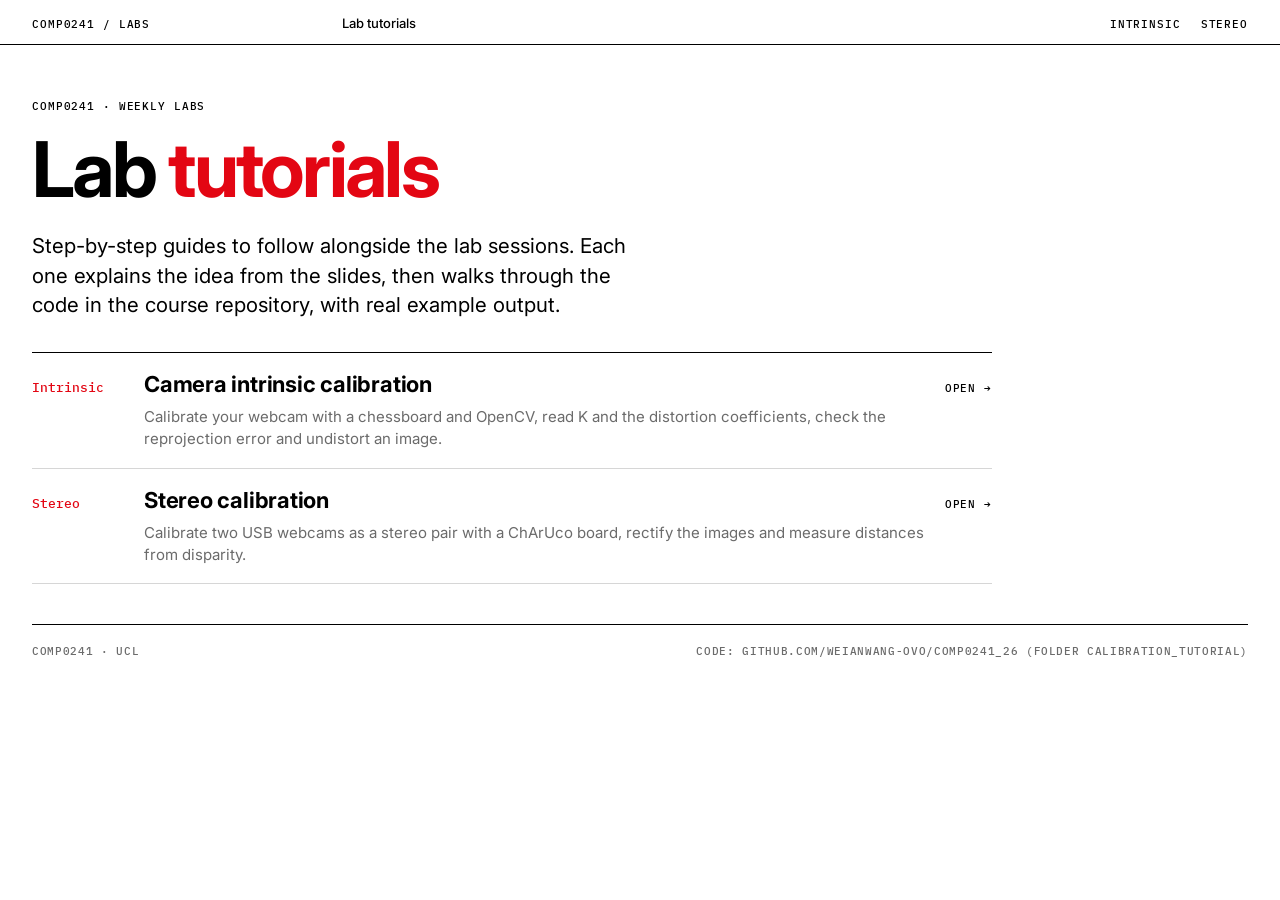
<file: calibration_tutorial/index.html>
<!doctype html>
<html lang="en">
<head>
<meta charset="utf-8">
<meta name="viewport" content="width=device-width, initial-scale=1">
<title>COMP0241 Lab Tutorials</title>
<meta name="description" content="Step-by-step tutorials for the COMP0241 weekly labs.">
<link rel="icon" href="data:image/svg+xml,%3Csvg xmlns='http://www.w3.org/2000/svg' viewBox='0 0 16 16'%3E%3Crect width='16' height='16' fill='%23fff'/%3E%3Cpath d='M0 0h4v4H0zM8 0h4v4H8zM4 4h4v4H4zM12 4h4v4h-4zM0 8h4v4H0zM8 8h4v4H8zM4 12h4v4H4zM12 12h4v4h-4z'/%3E%3Ccircle cx='8' cy='8' r='1.6' fill='%23e30613'/%3E%3C/svg%3E">
<link rel="preconnect" href="https://fonts.googleapis.com">
<link rel="preconnect" href="https://fonts.gstatic.com" crossorigin>
<link href="https://fonts.googleapis.com/css2?family=IBM+Plex+Mono:wght@400;500&family=Inter:wght@400;500;600;700&display=swap" rel="stylesheet">
<link rel="stylesheet" href="intrinsic/docs/site.css?v=8">
</head>
<body>
<header class="bar">
  <span class="tag">COMP0241 / Labs</span>
  <span class="title">Lab tutorials</span>
  <nav class="nav"><a href="intrinsic/docs/index.html">Intrinsic</a><a href="stereo/docs/index.html">Stereo</a></nav>
</header>
<div class="page">
  <main style="grid-column:1/-1">
    <div class="hero" style="border-bottom:0;padding-bottom:0">
      <div class="kicker">COMP0241 · Weekly labs</div>
      <h1>Lab <em>tutorials</em></h1>
      <p class="lede">Step-by-step guides to follow alongside the lab sessions. Each one explains the idea from the slides, then walks through the code in the course repository, with real example output.</p>
    </div>
    <ul class="cards">
      <li><a href="intrinsic/docs/index.html">
        <span class="wk">Intrinsic</span>
        <span><span class="t">Camera intrinsic calibration</span><span class="d">Calibrate your webcam with a chessboard and OpenCV, read K and the distortion coefficients, check the reprojection error and undistort an image.</span></span>
        <span class="go">Open →</span>
      </a></li>
      <li><a href="stereo/docs/index.html">
        <span class="wk">Stereo</span>
        <span><span class="t">Stereo calibration</span><span class="d">Calibrate two USB webcams as a stereo pair with a ChArUco board, rectify the images and measure distances from disparity.</span></span>
        <span class="go">Open →</span>
      </a></li>
    </ul>
  </main>
  <footer class="foot"><span>COMP0241 · UCL</span><span>Code: github.com/WeianWang-OvO/comp0241_26 (folder calibration_tutorial)</span></footer>
</div>
</body>
</html>
</file>
<file: calibration_tutorial/intrinsic/docs/site.css>
/* COMP0241 lab tutorials — Swiss / International Typographic Style, light.
   Same tokens as the COMP0241 camera demos: white paper, black ink, one accent red,
   Inter for words, IBM Plex Mono for numbers and code, 1 px rules, no shadows or radii. */

:root {
  --paper: #ffffff;
  --ink: #000000;
  --mute: #6b6b6b;
  --faint: #b8b8b8;
  --accent: #e30613;
  --ground: #f4f4f4;
  --rule: 1px solid var(--ink);
  --hair: 1px solid #d6d6d6;
  --margin: 32px;
  --gutter: 24px;
  --sans: "Inter", "Helvetica Neue", Helvetica, Arial, sans-serif;
  --mono: "IBM Plex Mono", ui-monospace, Menlo, Consolas, monospace;
  --measure: 46rem;
}

*, *::before, *::after { box-sizing: border-box; }
html { scroll-behavior: smooth; scroll-padding-top: 72px; -webkit-text-size-adjust: 100%; }
@media (prefers-reduced-motion: reduce) { html { scroll-behavior: auto; } }
body {
  margin: 0;
  background: var(--paper);
  color: var(--ink);
  font: 400 17px/1.6 var(--sans);
  font-feature-settings: "ss01" 1;
  -webkit-font-smoothing: antialiased;
}
a { color: inherit; text-decoration: underline; text-decoration-thickness: 1px; text-underline-offset: 3px; }
a:hover { color: var(--accent); }
img { max-width: 100%; display: block; }
b, strong { font-weight: 700; }
em { font-style: italic; }
::selection { background: var(--accent); color: var(--paper); }
:focus-visible { outline: 2px solid var(--accent); outline-offset: 2px; }

/* ---- top bar ------------------------------------------------------------ */
.bar {
  position: sticky; top: 0; z-index: 20;
  display: grid; grid-template-columns: repeat(12, minmax(0, 1fr)); column-gap: var(--gutter);
  align-items: baseline;
  padding: 16px var(--margin) 12px;
  background: rgba(255, 255, 255, .92);
  -webkit-backdrop-filter: blur(14px) saturate(.7); backdrop-filter: blur(14px) saturate(.7);
  border-bottom: var(--rule);
}
.bar .tag { grid-column: 1 / 4; font: 500 11px/1.2 var(--mono); letter-spacing: .08em; text-transform: uppercase; }
.bar .title { grid-column: 4 / 10; font: 500 13px/1.2 var(--sans); white-space: nowrap; overflow: hidden; text-overflow: ellipsis; }
.bar .nav { grid-column: 10 / -1; display: flex; gap: 20px; justify-content: flex-end; font: 500 11px/1.2 var(--mono); letter-spacing: .08em; text-transform: uppercase; }
.bar .nav a { text-decoration: none; }
.progress { position: absolute; left: 0; bottom: -1px; height: 2px; width: 0; background: var(--accent); }

/* ---- page grid ----------------------------------------------------------- */
.page {
  display: grid; grid-template-columns: repeat(12, minmax(0, 1fr)); column-gap: var(--gutter);
  padding: 0 var(--margin) 96px;
  max-width: 1440px; margin: 0 auto;
}
.toc {
  grid-column: 1 / 4; position: sticky; top: 72px; align-self: start;
  max-height: calc(100vh - 88px); overflow: auto; padding: 40px 8px 24px 0;
}
.toc .cap { font: 500 11px/1 var(--mono); letter-spacing: .08em; text-transform: uppercase; padding-bottom: 10px; border-bottom: var(--rule); margin-bottom: 4px; }
.toc ol { list-style: none; margin: 0; padding: 0; }
.toc li { border-bottom: var(--hair); }
.toc a { display: grid; grid-template-columns: 2.6em 1fr; padding: 7px 0; text-decoration: none; font: 400 14px/1.35 var(--sans); }
.toc a .n { font: 500 11px/1.8 var(--mono); color: var(--mute); letter-spacing: .04em; }
.toc a.on { color: var(--accent); }
.toc a.on .n { color: var(--accent); }
.toc .part { font: 500 11px/1 var(--mono); letter-spacing: .08em; text-transform: uppercase; color: var(--mute); padding: 18px 0 6px; border-bottom: var(--hair); }
.toc .toc-parts > li { border-bottom: 0; }
.toc a.p { font-weight: 600; padding-top: 16px; border-bottom: var(--hair); }
.toc a.p .n { color: var(--ink); }
.toc a.p.on, .toc a.p.on .n { color: var(--accent); }

main { grid-column: 4 / -1; min-width: 0; }
.col { max-width: var(--measure); }

/* ---- hero ------------------------------------------------------------- */
.hero { padding: 56px 0 40px; border-bottom: var(--rule); }
.hero .kicker { font: 500 11px/1 var(--mono); letter-spacing: .08em; text-transform: uppercase; margin-bottom: 20px; }
.hero h1 { font: 700 clamp(40px, 6vw, 84px)/0.98 var(--sans); letter-spacing: -.035em; margin: 0 0 24px; max-width: 12ch; }
.hero h1 em { font-style: normal; color: var(--accent); }
.hero .lede { font: 400 clamp(18px, 1.6vw, 22px)/1.45 var(--sans); max-width: 38rem; margin: 0; }
.facts { display: grid; grid-template-columns: repeat(4, minmax(0, 1fr)); border-top: var(--rule); margin-top: 36px; max-width: 60rem; }
.facts div { padding: 10px 12px 12px 0; border-right: var(--hair); }
.facts div:last-child { border-right: 0; }
.facts dt { font: 500 11px/1 var(--mono); letter-spacing: .08em; text-transform: uppercase; color: var(--mute); margin-bottom: 8px; }
.facts dd { margin: 0; font: 500 15px/1.35 var(--sans); }

/* ---- sections --------------------------------------------------------- */
section.part-s { border-top: var(--rule); padding-top: 72px; }
.hero + section.part-s, .toc-inline + section.part-s { border-top: 0; }
.p-head { display: grid; grid-template-columns: 4.2rem 1fr; align-items: baseline; max-width: 60rem; }
.p-head .n { font: 700 clamp(28px, 3vw, 40px)/1 var(--sans); color: var(--accent); }
.p-head h2 { font: 700 clamp(34px, 4vw, 54px)/1.02 var(--sans); letter-spacing: -.03em; margin: 0; }
section.s { padding: 56px 0 8px; border-bottom: var(--hair); }
section.s:last-of-type { border-bottom: 0; }
.s-head { display: grid; grid-template-columns: 4.2rem 1fr; align-items: baseline; margin-bottom: 18px; max-width: 60rem; }
.s-head .n { font: 500 13px/1 var(--mono); letter-spacing: .04em; color: var(--accent); }
.s-head h2, .s-head h3 { font: 700 clamp(24px, 2.4vw, 32px)/1.12 var(--sans); letter-spacing: -.02em; margin: 0; }
.s-head .slide { grid-column: 2; font: 500 11px/1 var(--mono); letter-spacing: .08em; text-transform: uppercase; color: var(--mute); margin-top: 10px; }
.s-body { padding-left: 4.2rem; }
h3, h4 { font: 700 19px/1.3 var(--sans); letter-spacing: -.01em; margin: 32px 0 8px; }
p { margin: 0 0 14px; }
.s-body p, .s-body ul, .s-body ol { max-width: var(--measure); }
ul, ol { padding-left: 1.25em; margin: 0 0 14px; }
li { margin: 4px 0; }
li::marker { font-family: var(--mono); font-size: .85em; }
code { font: 400 .88em/1 var(--mono); background: var(--ground); padding: .12em .3em; overflow-wrap: anywhere; }
kbd { font: 500 .82em/1 var(--mono); border: var(--rule); padding: .15em .4em .1em; background: var(--paper); }
.mono, .num { font-family: var(--mono); font-variant-numeric: tabular-nums; }
.red { color: var(--accent); }
.muted { color: var(--mute); }
hr { border: 0; border-top: var(--hair); margin: 28px 0; }

/* ---- callouts -------------------------------------------------------------- */
.call { border-left: 3px solid var(--ink); padding: 10px 0 10px 16px; margin: 20px 0; max-width: var(--measure); }
.call > .lab { display: block; font: 500 11px/1 var(--mono); letter-spacing: .08em; text-transform: uppercase; margin-bottom: 8px; }
.call p:last-child, .call ul:last-child, .call ol:last-child { margin-bottom: 0; }
.call.warn { border-left-color: var(--accent); }
.call.warn > .lab { color: var(--accent); }
.call.try { border-left-style: dashed; }

/* ---- step list (the procedure) --------------------------------------------- */
.steps { list-style: none; padding: 0; margin: 20px 0; counter-reset: st; max-width: var(--measure); border-top: var(--rule); }
.steps > li { counter-increment: st; display: grid; grid-template-columns: 3rem 1fr; padding: 14px 0 12px; border-bottom: var(--hair); margin: 0; }
.steps > li::before { content: counter(st, decimal-leading-zero); font: 500 13px/1.6 var(--mono); color: var(--accent); }
.steps > li > div { min-width: 0; }
.steps > li > div > :last-child { margin-bottom: 0; }

/* ---- checklist ------------------------------------------------------------- */
.check { list-style: none; padding: 0; margin: 16px 0; max-width: var(--measure); border-top: var(--rule); }
.check li { margin: 0; border-bottom: var(--hair); }
.check label { display: grid; grid-template-columns: 1.8rem 1fr; gap: 4px; padding: 9px 0; cursor: pointer; }
.check input { appearance: none; -webkit-appearance: none; width: 16px; height: 16px; border: var(--rule); margin: 4px 0 0; background: var(--paper); cursor: pointer; }
.check input:checked { background: var(--ink); box-shadow: inset 0 0 0 3px var(--paper); }
.check input:checked + span { color: var(--mute); text-decoration: line-through; text-decoration-color: var(--faint); }
.check-meta { display: flex; justify-content: space-between; align-items: baseline; max-width: var(--measure); font: 500 11px/1 var(--mono); letter-spacing: .08em; text-transform: uppercase; }
.check-meta button { font: inherit; letter-spacing: inherit; text-transform: inherit; background: none; border: 0; border-bottom: var(--rule); padding: 2px 0; cursor: pointer; color: inherit; }
.check-meta button:hover { color: var(--accent); border-color: var(--accent); }

/* ---- code ------------------------------------------------------------------ */
.code { position: relative; margin: 18px 0 22px; max-width: 54rem; border: var(--rule); background: var(--paper); }
.code .cap { display: flex; justify-content: space-between; align-items: center; gap: 12px; padding: 7px 10px 6px; border-bottom: var(--rule); font: 500 11px/1 var(--mono); letter-spacing: .08em; text-transform: uppercase; }
.code .cap .file { overflow: hidden; text-overflow: ellipsis; white-space: nowrap; }
.code .copy { font: inherit; letter-spacing: inherit; text-transform: inherit; background: none; border: 0; border-bottom: 1px solid transparent; padding: 0; cursor: pointer; color: inherit; flex: none; }
.code .copy:hover { color: var(--accent); border-bottom-color: var(--accent); }
.code pre { margin: 0; padding: 14px 16px; overflow-x: auto; font: 400 13.5px/1.6 var(--mono); tab-size: 4; background: var(--ground); }
.code pre code { background: none; padding: 0; font: inherit; overflow-wrap: normal; }
.code.out pre { background: var(--paper); }
.code .ln { display: inline-block; width: 2.2em; margin-left: -.2em; color: var(--faint); user-select: none; -webkit-user-select: none; text-align: right; padding-right: .9em; }
.code mark { background: rgba(227, 6, 19, .1); color: inherit; box-shadow: -16px 0 0 rgba(227, 6, 19, .1), 16px 0 0 rgba(227, 6, 19, .1); }
.code .hl-line { display: inline-block; width: calc(100% + 32px); margin: 0 -16px; padding: 0 16px; background: rgba(227, 6, 19, .09); }
/* highlight.js tokens, restrained */
.hljs-comment, .hljs-meta { color: var(--mute); }
.hljs-keyword, .hljs-built_in, .hljs-literal { font-weight: 600; }
.hljs-string { color: #2b5a2b; }
.hljs-number { color: #1f3f8a; }
.hljs-title, .hljs-title.function_ { font-weight: 600; }

/* annotated walkthrough: code on the left, notes on the right */
.walk { display: grid; grid-template-columns: minmax(0, 1.6fr) minmax(0, 1fr); gap: 0 var(--gutter); max-width: 76rem; border-top: var(--rule); margin: 20px 0 8px; }
.walk > .w-code { padding: 16px 0; border-bottom: var(--hair); min-width: 0; }
.walk > .w-note { padding: 16px 0; border-bottom: var(--hair); font-size: 15.5px; }
.walk > .w-code .code { margin: 0; }
.walk .w-note .lab { display: block; font: 500 11px/1 var(--mono); letter-spacing: .08em; text-transform: uppercase; color: var(--accent); margin-bottom: 8px; }
.walk .w-note p:last-child { margin-bottom: 0; }

/* ---- figures -------------------------------------------------------------- */
figure { margin: 22px 0; }
figure.fig { max-width: 54rem; }
figure .frame { border: var(--rule); background: var(--paper); position: relative; overflow: hidden; }
figure .frame img { width: 100%; height: auto; }
figcaption { display: flex; justify-content: space-between; gap: 12px; font: 500 11px/1.45 var(--mono); letter-spacing: .06em; text-transform: uppercase; padding: 8px 0 0; }
figcaption .r { color: var(--mute); text-align: right; }
.pair { display: grid; grid-template-columns: 1fr 1fr; gap: var(--gutter); max-width: 64rem; }
.pair > *, .trio > *, .gallery > *, .walk > * { min-width: 0; }
.pair figure { margin: 0; }
.trio { display: grid; grid-template-columns: repeat(3, 1fr); gap: 12px; max-width: 64rem; }
.trio figure { margin: 0; }
.gallery { display: grid; grid-template-columns: repeat(3, minmax(0, 1fr)); gap: 12px; max-width: 64rem; margin: 20px 0; }
.gallery figure { margin: 0; }
.gallery figcaption { font-size: 10.5px; }
.bad-gallery figure p { font-size: 14px; line-height: 1.45; color: var(--mute); margin: 6px 0 0; max-width: none; }
.bad-gallery figcaption .red { color: var(--accent); }
svg.diagram { display: block; width: 100%; height: auto; font-family: var(--sans); }
svg.diagram text { fill: var(--ink); }
svg.diagram .lbl { font: 500 13px var(--sans); }
svg.diagram .mono { font: 500 12px var(--mono); }
svg.diagram .cap { font: 500 11px var(--mono); letter-spacing: .08em; text-transform: uppercase; }

/* ---- math ----------------------------------------------------------------- */
.math { margin: 14px 0 18px; padding: 14px 16px; border: var(--hair); overflow-x: auto; max-width: 54rem; }
.math .katex-display { margin: 6px 0; text-align: left; }
.math .katex-display > .katex { text-align: left; }
.math .cap { font: 500 11px/1 var(--mono); letter-spacing: .08em; text-transform: uppercase; color: var(--mute); margin: 4px 0 2px; }
.katex { font-size: 1.08em; }

/* ---- tables --------------------------------------------------------------- */
.tbl { width: 100%; max-width: 54rem; border-collapse: collapse; margin: 16px 0 22px; font-size: 15px; }
.tbl th { font: 500 11px/1.3 var(--mono); letter-spacing: .08em; text-transform: uppercase; text-align: left; padding: 8px 12px 8px 0; border-bottom: var(--rule); vertical-align: bottom; }
.tbl td { padding: 8px 12px 8px 0; border-bottom: var(--hair); vertical-align: top; }
.tbl td.num, .tbl th.num { text-align: right; font-family: var(--mono); font-variant-numeric: tabular-nums; }
.tbl tr.hot td { color: var(--accent); }
.tbl-wrap { overflow-x: auto; max-width: 100%; }

/* ---- interactive widgets -------------------------------------------------- */
.widget { border: var(--rule); margin: 22px 0 26px; max-width: 64rem; background: var(--paper); }
.widget .w-top { display: flex; justify-content: space-between; align-items: baseline; gap: 12px; padding: 9px 12px 8px; border-bottom: var(--rule); font: 500 11px/1.2 var(--mono); letter-spacing: .08em; text-transform: uppercase; }
.widget .w-top .hint { color: var(--mute); text-align: right; }
.widget .w-body { display: grid; grid-template-columns: minmax(0, 1.5fr) minmax(0, 1fr); }
.widget .w-stage { position: relative; border-right: var(--rule); min-width: 0; background: var(--paper); }
.widget .w-stage canvas, .widget .w-stage svg { display: block; width: 100%; height: auto; touch-action: none; }
.widget .w-side { padding: 12px; display: flex; flex-direction: column; gap: 14px; min-width: 0; }
.widget .w-foot { border-top: var(--rule); padding: 10px 12px; font-size: 14px; }
.widget.single .w-body { grid-template-columns: 1fr; }
.widget.single .w-stage { border-right: 0; }

.seg { display: flex; flex-wrap: wrap; border: var(--rule); }
.seg button { flex: 1 1 auto; font: 500 11px/1 var(--mono); letter-spacing: .06em; text-transform: uppercase; padding: 8px 8px 7px; background: var(--paper); color: var(--ink); border: 0; border-right: var(--rule); cursor: pointer; white-space: nowrap; }
.seg button:last-child { border-right: 0; }
.seg button:hover { color: var(--accent); }
.seg button[aria-pressed="true"] { background: var(--ink); color: var(--paper); }

.sl { display: grid; grid-template-columns: 1fr auto; gap: 4px 8px; align-items: center; }
.sl label { font: 500 12px/1 var(--mono); letter-spacing: .02em; }
.sl .val { font: 500 12px/1 var(--mono); font-variant-numeric: tabular-nums; }
.sl input[type="range"] { grid-column: 1 / -1; width: 100%; margin: 2px 0 0; accent-color: var(--ink); }
.sl.hot label, .sl.hot .val { color: var(--accent); }
.sl.hot input[type="range"] { accent-color: var(--accent); }

.stats { display: flex; flex-direction: column; border-top: var(--rule); margin: 0; }
.stat { display: grid; grid-template-columns: 1fr auto; align-items: baseline; padding: 7px 0 7px; border-bottom: var(--hair); column-gap: 8px; }
.stat dt { font: 500 12px/1.25 var(--mono); letter-spacing: .01em; }
.w-stage .stats { padding: 0 12px 6px; }
.stats.two { display: grid; grid-template-columns: 1fr 1fr; column-gap: 20px; }
.stats.two .stat { grid-template-columns: 1fr; row-gap: 3px; }
@media (max-width: 640px) { .stats.two { grid-template-columns: 1fr; } }
.stat dd { margin: 0; font: 500 15px/1.2 var(--mono); font-variant-numeric: tabular-nums; white-space: nowrap; }
.stat.hot dd, .stat.hot dt { color: var(--accent); }
.stat .u { color: var(--mute); font-size: 12px; margin-left: 3px; }

.legend { display: flex; flex-wrap: wrap; gap: 6px 16px; font: 500 11px/1.4 var(--mono); letter-spacing: .06em; text-transform: uppercase; }
.legend i { display: inline-block; width: 18px; height: 0; border-top: 2px solid var(--ink); vertical-align: middle; margin-right: 6px; }
.legend i.grey { border-top-color: var(--faint); }
.legend i.red { border-top-color: var(--accent); }
.legend i.dot { width: 9px; height: 9px; border: 2px solid var(--accent); border-radius: 50%; }

/* ---- quiz ----------------------------------------------------------------- */
details.q { border-top: var(--hair); max-width: var(--measure); }
details.q:last-of-type { border-bottom: var(--hair); }
details.q summary { list-style: none; cursor: pointer; display: grid; grid-template-columns: 3rem 1fr auto; padding: 12px 0; font-weight: 500; }
details.q summary::-webkit-details-marker { display: none; }
details.q summary .n { font: 500 13px/1.6 var(--mono); color: var(--accent); }
details.q summary::after { content: "Show"; font: 500 11px/2 var(--mono); letter-spacing: .08em; text-transform: uppercase; color: var(--mute); }
details.q[open] summary::after { content: "Hide"; }
details.q .a { padding: 0 0 14px 3rem; }
details.q .a p:last-child { margin-bottom: 0; }

/* ---- footer --------------------------------------------------------------- */
.foot { grid-column: 1 / -1; border-top: var(--rule); padding: 18px 0 0; margin-top: 40px; display: flex; flex-wrap: wrap; justify-content: space-between; gap: 12px; font: 500 11px/1.6 var(--mono); letter-spacing: .06em; text-transform: uppercase; color: var(--mute); }

/* ---- landing -------------------------------------------------------------- */
.cards { list-style: none; padding: 0; margin: 32px 0 0; border-top: var(--rule); max-width: 60rem; }
.cards li { margin: 0; border-bottom: var(--hair); }
.cards a { display: grid; grid-template-columns: 6rem 1fr auto; gap: 16px; align-items: baseline; padding: 18px 0; text-decoration: none; }
.cards .wk { font: 500 13px/1 var(--mono); color: var(--accent); }
.cards .t { font: 700 22px/1.2 var(--sans); letter-spacing: -.01em; }
.cards .d { display: block; font: 400 15px/1.45 var(--sans); color: var(--mute); margin-top: 6px; }
.cards .go { font: 500 11px/1 var(--mono); letter-spacing: .08em; text-transform: uppercase; }
.cards a:hover .t, .cards a:hover .go { color: var(--accent); }

/* inline contents for narrow screens (built by tutorial.js) */
.toc-inline { display: none; border-bottom: var(--rule); }
.toc-inline summary { list-style: none; cursor: pointer; display: flex; justify-content: space-between; padding: 14px 0; font: 500 11px/1 var(--mono); letter-spacing: .08em; text-transform: uppercase; }
.toc-inline summary::-webkit-details-marker { display: none; }
.toc-inline summary::after { content: "Show"; color: var(--mute); }
.toc-inline[open] summary::after { content: "Hide"; }
.toc-inline .toc-inline-body { padding-bottom: 14px; }
.toc-inline ol { list-style: none; margin: 0; padding: 0; columns: 2 15rem; column-gap: var(--gutter); }
.toc-inline ol ol { columns: auto; }
.toc-inline .toc-parts > li { border-bottom: 0; }
.toc-inline a.p { font-weight: 600; padding-top: 12px; border-bottom: var(--hair); }
.toc-inline a.p .n { color: var(--ink); }
.toc-inline li { margin: 0; border-bottom: var(--hair); break-inside: avoid; }
.toc-inline a { display: grid; grid-template-columns: 2.6em 1fr; padding: 7px 0; text-decoration: none; font: 400 15px/1.35 var(--sans); }
.toc-inline a .n { font: 500 11px/1.9 var(--mono); color: var(--mute); }
.toc-inline .part { font: 500 11px/1 var(--mono); letter-spacing: .08em; text-transform: uppercase; color: var(--mute); padding: 14px 0 6px; }

/* ---- folded code walk-throughs ------------------------------------------- */
/* Closed by default: the page reads as run instructions; the code and its explanation open on demand. */
details.fold { max-width: 76rem; margin: 20px 0 8px; border-top: var(--rule); border-bottom: var(--hair); }
details.fold > summary { list-style: none; cursor: pointer; display: grid; grid-template-columns: auto minmax(0, 1fr) auto; gap: 2px 16px; align-items: baseline; padding: 12px 0; }
details.fold > summary::-webkit-details-marker { display: none; }
details.fold > summary .k { font: 500 11px/1.7 var(--mono); letter-spacing: .08em; text-transform: uppercase; color: var(--accent); white-space: nowrap; }
details.fold > summary .what { font-size: 15px; line-height: 1.45; color: var(--mute); }
details.fold > summary .what .sep { color: var(--faint); margin: 0 8px; }
details.fold > summary::after { content: "Show"; font: 500 11px/1.7 var(--mono); letter-spacing: .08em; text-transform: uppercase; color: var(--mute); }
details.fold[open] > summary::after { content: "Hide"; }
details.fold > summary:hover::after, details.fold > summary:hover .what { color: var(--ink); }
details.fold > .walk { margin: 0; border-top: var(--hair); }
details.fold > .walk > :nth-last-child(-n+2) { border-bottom: 0; }
details.fold > .code { margin: 4px 0 14px; }
details.fold > .ocv { margin: 0 0 14px; }

/* ---- links into the OpenCV documentation --------------------------------- */
.ocv { font-size: 14px; line-height: 1.55; color: var(--mute); margin: 12px 0 0; max-width: var(--measure); }
.ocv > .ocv-lab { font: 500 11px/1 var(--mono); letter-spacing: .08em; text-transform: uppercase; color: var(--ink); margin-right: 10px; }
.ocv a { color: var(--ink); text-decoration-color: var(--faint); text-underline-offset: 2px; }
.ocv a:hover { color: var(--accent); text-decoration-color: var(--accent); }
.ocv code { font-size: 13px; }
.ocv .sep { color: var(--faint); margin: 0 6px; }
.s-body > .ocv:last-child { border-top: var(--hair); padding-top: 10px; margin-top: 24px; }  /* the line that closes a section */

/* ---- responsive ----------------------------------------------------------- */
@media (max-width: 1100px) {
  .toc { display: none; }
  .toc-inline { display: block; }
  main { grid-column: 1 / -1; }
  .walk { grid-template-columns: 1fr; }
  .walk > .w-code { border-bottom: 0; padding-bottom: 8px; }
}
@media (max-width: 860px) {
  .widget .w-body { grid-template-columns: 1fr; }
  .widget .w-stage { border-right: 0; border-bottom: var(--rule); }
  .facts { grid-template-columns: repeat(2, minmax(0, 1fr)); }
  .facts div:nth-child(2) { border-right: 0; }
  .facts div:nth-child(-n+2) { border-bottom: var(--hair); }
}
@media (max-width: 640px) {
  :root { --margin: 16px; --gutter: 14px; }
  body { font-size: 16px; }
  .bar { grid-template-columns: 1fr auto; padding: 12px var(--margin) 10px; }
  .bar .tag { grid-column: 1; }
  .bar .title { display: none; }
  .bar .nav { grid-column: 2; gap: 14px; }
  .s-head, .p-head { grid-template-columns: 2.8rem 1fr; }
  section.part-s { padding-top: 48px; }
  .s-body { padding-left: 0; }
  .pair, .trio { grid-template-columns: 1fr; }
  .gallery { grid-template-columns: repeat(2, minmax(0, 1fr)); }
  .cards a { grid-template-columns: 1fr; gap: 6px; }
  .cards .go { display: none; }
  details.q summary { grid-template-columns: 2.2rem 1fr auto; }
  details.q .a { padding-left: 2.2rem; }
  .steps > li { grid-template-columns: 2.2rem 1fr; }
  .code pre { font-size: 12.5px; padding: 12px; }
  details.fold > summary { grid-template-columns: minmax(0, 1fr) auto; }
  details.fold > summary .what { grid-column: 1 / -1; grid-row: 2; }
}
@media print {
  .bar, .toc, .toc-inline, .copy, .check-meta button { display: none !important; }
  main { grid-column: 1 / -1; }
  section.s { break-inside: avoid-page; }
  section.part-s { break-before: page; border-top: 0; padding-top: 0; }
  .p-head { break-after: avoid-page; margin-bottom: 8px; }
  section.part-s > .p-head + section.s { break-inside: auto; }
  details.fold > summary::after, details.fold[open] > summary::after { content: none; }
}
</file>
